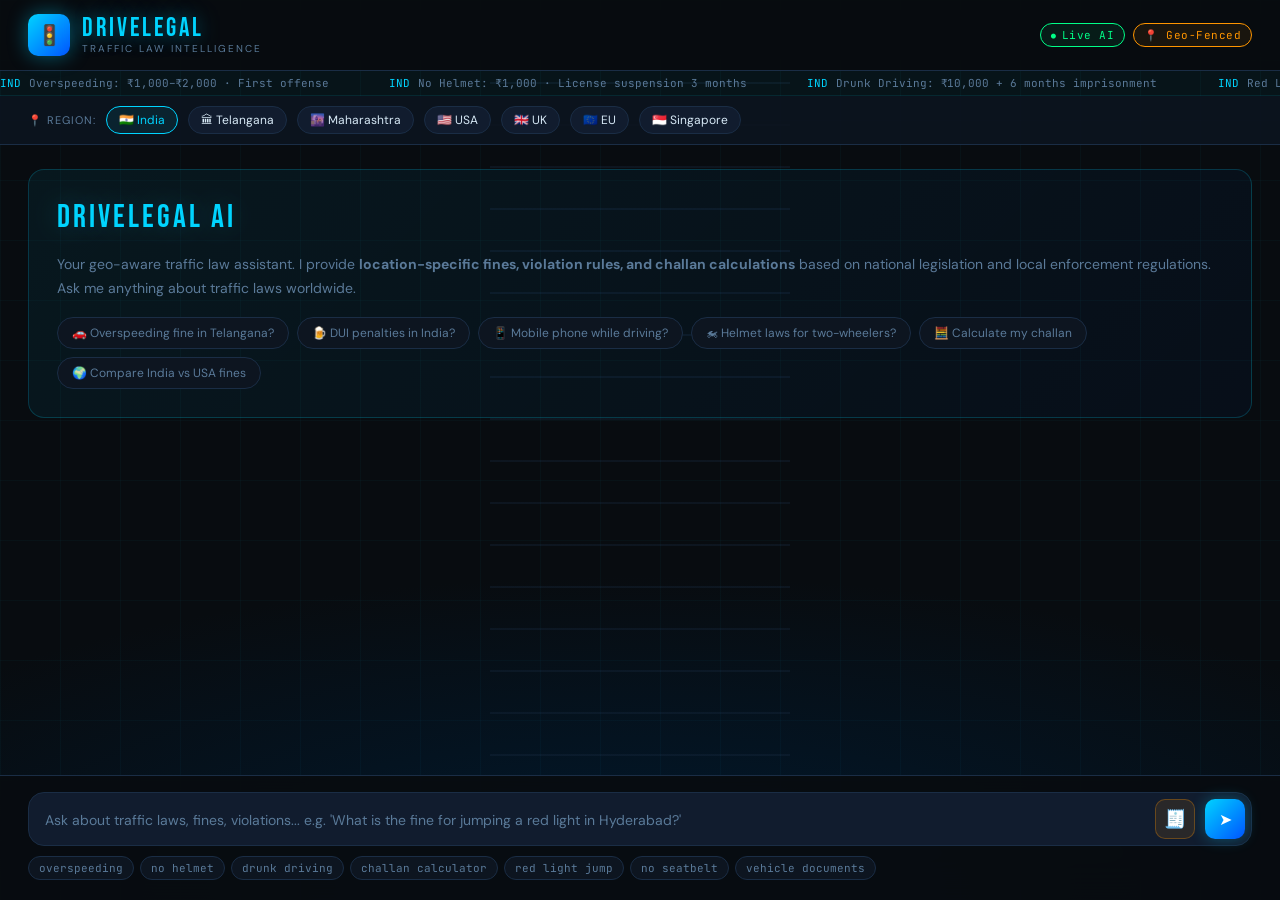
<file: drivelegal.html>
<!DOCTYPE html>
<html lang="en">
<head>
<meta charset="UTF-8">
<meta name="viewport" content="width=device-width, initial-scale=1.0">
<title>DriveLegal AI — Traffic Law Assistant</title>
<link href="https://fonts.googleapis.com/css2?family=Bebas+Neue&family=DM+Sans:wght@300;400;500;600&family=JetBrains+Mono:wght@400;600&display=swap" rel="stylesheet">
<style>
  :root {
    --bg: #080c10;
    --surface: #0d1520;
    --surface2: #111c2e;
    --border: #1a2d45;
    --neon: #00d4ff;
    --neon2: #ff9500;
    --neon3: #00ff88;
    --text: #d8eaf7;
    --muted: #5a7a99;
    --danger: #ff4444;
    --chat-user: #0f2a44;
    --chat-ai: #0a1e2e;
  }

  * { margin: 0; padding: 0; box-sizing: border-box; }

  body {
    font-family: 'DM Sans', sans-serif;
    background: var(--bg);
    color: var(--text);
    height: 100vh;
    overflow: hidden;
    display: flex;
    flex-direction: column;
  }

  /* ── ANIMATED ROAD BACKGROUND ── */
  .road-bg {
    position: fixed; inset: 0; z-index: 0; overflow: hidden;
    background: radial-gradient(ellipse 120% 60% at 50% 100%, #001a30 0%, #080c10 60%);
  }
  .road-bg::before {
    content: '';
    position: absolute; bottom: 0; left: 50%; transform: translateX(-50%);
    width: 300px; height: 100%;
    background: repeating-linear-gradient(to bottom, transparent 0px, transparent 40px, #1a2d45 40px, #1a2d45 42px);
    animation: roadScroll 1.5s linear infinite;
    opacity: 0.3;
  }
  @keyframes roadScroll {
    from { background-position: 0 0; }
    to   { background-position: 0 82px; }
  }

  .lane-line {
    position: absolute; bottom: 0; left: 50%; width: 4px;
    background: var(--neon2);
    transform-origin: bottom center;
    opacity: 0;
    animation: laneDash 2s ease-in infinite;
    box-shadow: 0 0 8px var(--neon2);
  }
  .lane-line:nth-child(1) { animation-delay: 0s; }
  .lane-line:nth-child(2) { animation-delay: 0.4s; }
  .lane-line:nth-child(3) { animation-delay: 0.8s; }
  .lane-line:nth-child(4) { animation-delay: 1.2s; }
  .lane-line:nth-child(5) { animation-delay: 1.6s; }

  @keyframes laneDash {
    0%   { height: 0; bottom: 0; opacity: 0; }
    20%  { opacity: 0.8; }
    80%  { opacity: 0.8; }
    100% { height: 60vh; bottom: 40vh; opacity: 0; }
  }

  /* grid overlay */
  .grid-overlay {
    position: fixed; inset: 0; z-index: 0; pointer-events: none;
    background-image:
      linear-gradient(rgba(0,212,255,0.03) 1px, transparent 1px),
      linear-gradient(90deg, rgba(0,212,255,0.03) 1px, transparent 1px);
    background-size: 60px 60px;
  }

  /* ── HEADER ── */
  header {
    position: relative; z-index: 10;
    display: flex; align-items: center; justify-content: space-between;
    padding: 14px 28px;
    background: rgba(8,12,16,0.85);
    backdrop-filter: blur(16px);
    border-bottom: 1px solid var(--border);
  }
  .logo {
    display: flex; align-items: center; gap: 12px;
  }
  .logo-icon {
    width: 42px; height: 42px;
    background: linear-gradient(135deg, var(--neon), #0055ff);
    border-radius: 10px;
    display: flex; align-items: center; justify-content: center;
    font-size: 20px;
    box-shadow: 0 0 20px rgba(0,212,255,0.4);
    animation: pulseGlow 3s ease-in-out infinite;
  }
  @keyframes pulseGlow {
    0%,100% { box-shadow: 0 0 20px rgba(0,212,255,0.4); }
    50%      { box-shadow: 0 0 35px rgba(0,212,255,0.7); }
  }
  .logo-text { display: flex; flex-direction: column; }
  .logo-name {
    font-family: 'Bebas Neue', sans-serif;
    font-size: 26px; letter-spacing: 3px;
    color: var(--neon);
    text-shadow: 0 0 20px rgba(0,212,255,0.5);
    line-height: 1;
  }
  .logo-sub {
    font-size: 10px; letter-spacing: 2px;
    color: var(--muted); text-transform: uppercase;
  }
  .header-badges { display: flex; gap: 8px; align-items: center; }
  .badge {
    padding: 4px 10px; border-radius: 20px; font-size: 11px;
    font-family: 'JetBrains Mono', monospace; letter-spacing: 0.5px;
    border: 1px solid;
  }
  .badge-live { border-color: var(--neon3); color: var(--neon3); background: rgba(0,255,136,0.07); }
  .badge-live::before { content: '● '; font-size: 8px; animation: blink 1.2s ease-in-out infinite; }
  @keyframes blink { 0%,100%{opacity:1} 50%{opacity:0.2} }
  .badge-geo { border-color: var(--neon2); color: var(--neon2); background: rgba(255,149,0,0.07); }

  /* ── LOCATION BAR ── */
  .location-bar {
    position: relative; z-index: 10;
    display: flex; align-items: center; gap: 10px;
    padding: 10px 28px;
    background: rgba(13,21,32,0.9);
    border-bottom: 1px solid var(--border);
    font-size: 13px;
    overflow-x: auto;
  }
  .loc-label { color: var(--muted); font-size: 11px; letter-spacing: 1px; text-transform: uppercase; }
  .loc-chip {
    display: flex; align-items: center; gap: 6px;
    padding: 5px 12px; border-radius: 20px;
    background: var(--surface2); border: 1px solid var(--border);
    cursor: pointer; transition: all 0.2s; white-space: nowrap; font-size: 12px;
  }
  .loc-chip:hover, .loc-chip.active {
    border-color: var(--neon); color: var(--neon);
    background: rgba(0,212,255,0.08);
  }
  .loc-divider { color: var(--border); }

  /* ── CHAT AREA ── */
  .chat-wrapper {
    position: relative; z-index: 10;
    flex: 1; overflow: hidden; display: flex; flex-direction: column;
  }
  .chat-messages {
    flex: 1; overflow-y: auto; padding: 24px 28px;
    display: flex; flex-direction: column; gap: 20px;
    scroll-behavior: smooth;
  }
  .chat-messages::-webkit-scrollbar { width: 4px; }
  .chat-messages::-webkit-scrollbar-track { background: transparent; }
  .chat-messages::-webkit-scrollbar-thumb { background: var(--border); border-radius: 2px; }

  /* welcome card */
  .welcome-card {
    background: linear-gradient(135deg, rgba(0,212,255,0.06), rgba(0,85,255,0.04));
    border: 1px solid rgba(0,212,255,0.2);
    border-radius: 16px; padding: 28px;
    display: flex; flex-direction: column; gap: 16px;
    animation: fadeSlideUp 0.6s ease forwards;
  }
  .welcome-title {
    font-family: 'Bebas Neue', sans-serif; font-size: 32px;
    letter-spacing: 3px; color: var(--neon);
    text-shadow: 0 0 30px rgba(0,212,255,0.3);
  }
  .welcome-desc { color: var(--muted); line-height: 1.7; font-size: 14px; }
  .quick-chips { display: flex; flex-wrap: wrap; gap: 8px; }
  .quick-chip {
    padding: 7px 14px; border-radius: 20px; font-size: 12px;
    border: 1px solid var(--border); color: var(--muted);
    cursor: pointer; transition: all 0.25s; background: var(--surface);
  }
  .quick-chip:hover {
    border-color: var(--neon); color: var(--neon);
    background: rgba(0,212,255,0.07); transform: translateY(-1px);
  }

  /* messages */
  .msg { display: flex; gap: 12px; animation: fadeSlideUp 0.4s ease forwards; max-width: 85%; }
  .msg.user { align-self: flex-end; flex-direction: row-reverse; }
  .msg.ai   { align-self: flex-start; }

  .msg-avatar {
    width: 34px; height: 34px; border-radius: 10px; flex-shrink: 0;
    display: flex; align-items: center; justify-content: center; font-size: 16px;
  }
  .msg.ai .msg-avatar {
    background: linear-gradient(135deg, var(--neon), #0055ff);
    box-shadow: 0 0 15px rgba(0,212,255,0.3);
  }
  .msg.user .msg-avatar {
    background: linear-gradient(135deg, var(--neon2), #ff4400);
    box-shadow: 0 0 15px rgba(255,149,0,0.3);
  }

  .msg-bubble {
    padding: 12px 16px; border-radius: 14px;
    font-size: 14px; line-height: 1.7; position: relative;
  }
  .msg.ai .msg-bubble {
    background: var(--chat-ai);
    border: 1px solid rgba(0,212,255,0.15);
    border-bottom-left-radius: 4px;
    color: var(--text);
  }
  .msg.user .msg-bubble {
    background: var(--chat-user);
    border: 1px solid rgba(255,149,0,0.15);
    border-bottom-right-radius: 4px;
    color: var(--text);
  }

  /* typing indicator */
  .typing-indicator {
    display: flex; align-items: center; gap: 5px; padding: 4px 2px;
  }
  .typing-dot {
    width: 6px; height: 6px; border-radius: 50%; background: var(--neon);
    animation: typingBounce 1.2s ease-in-out infinite;
  }
  .typing-dot:nth-child(2) { animation-delay: 0.2s; }
  .typing-dot:nth-child(3) { animation-delay: 0.4s; }
  @keyframes typingBounce {
    0%,60%,100% { transform: translateY(0); opacity: 0.4; }
    30% { transform: translateY(-8px); opacity: 1; }
  }

  /* challan card */
  .challan-card {
    background: rgba(255,149,0,0.05);
    border: 1px solid rgba(255,149,0,0.3);
    border-radius: 12px; padding: 16px; margin-top: 10px;
  }
  .challan-title {
    font-family: 'JetBrains Mono', monospace; font-size: 11px;
    letter-spacing: 2px; color: var(--neon2); text-transform: uppercase;
    margin-bottom: 10px;
  }
  .challan-row {
    display: flex; justify-content: space-between; align-items: center;
    padding: 6px 0; border-bottom: 1px solid rgba(255,149,0,0.1);
    font-size: 13px;
  }
  .challan-row:last-child { border-bottom: none; }
  .challan-key { color: var(--muted); }
  .challan-val { color: var(--neon2); font-family: 'JetBrains Mono', monospace; font-weight: 600; }
  .challan-total {
    margin-top: 10px; padding: 10px 14px; border-radius: 8px;
    background: rgba(255,149,0,0.1);
    display: flex; justify-content: space-between;
    font-weight: 600;
  }
  .challan-total-amt { color: var(--neon2); font-size: 18px; font-family: 'JetBrains Mono', monospace; }

  @keyframes fadeSlideUp {
    from { opacity: 0; transform: translateY(16px); }
    to   { opacity: 1; transform: translateY(0); }
  }

  /* ── INPUT AREA ── */
  .input-area {
    position: relative; z-index: 10;
    padding: 16px 28px 20px;
    background: rgba(8,12,16,0.95);
    backdrop-filter: blur(20px);
    border-top: 1px solid var(--border);
  }
  .input-row {
    display: flex; align-items: flex-end; gap: 10px;
    background: var(--surface2);
    border: 1px solid var(--border);
    border-radius: 16px; padding: 6px 6px 6px 16px;
    transition: border-color 0.2s;
  }
  .input-row:focus-within {
    border-color: rgba(0,212,255,0.5);
    box-shadow: 0 0 0 3px rgba(0,212,255,0.08);
  }
  #userInput {
    flex: 1; background: none; border: none; outline: none;
    color: var(--text); font-family: 'DM Sans', sans-serif;
    font-size: 14px; resize: none; max-height: 120px;
    padding: 8px 0; line-height: 1.5;
  }
  #userInput::placeholder { color: var(--muted); }

  .send-btn {
    width: 40px; height: 40px; border-radius: 10px; border: none;
    background: linear-gradient(135deg, var(--neon), #0055ff);
    color: #fff; cursor: pointer; display: flex; align-items: center;
    justify-content: center; font-size: 16px; flex-shrink: 0;
    transition: all 0.2s; box-shadow: 0 0 15px rgba(0,212,255,0.3);
  }
  .send-btn:hover { transform: scale(1.05); box-shadow: 0 0 25px rgba(0,212,255,0.5); }
  .send-btn:active { transform: scale(0.95); }
  .send-btn:disabled { opacity: 0.5; cursor: not-allowed; transform: none; }

  .input-hints {
    display: flex; gap: 6px; margin-top: 10px; flex-wrap: wrap;
  }
  .hint-tag {
    padding: 4px 10px; border-radius: 12px; font-size: 11px;
    background: var(--surface); border: 1px solid var(--border);
    color: var(--muted); cursor: pointer; transition: all 0.2s;
    font-family: 'JetBrains Mono', monospace;
  }
  .hint-tag:hover { border-color: var(--neon); color: var(--neon); background: rgba(0,212,255,0.05); }

  /* ── CHALLAN SIDEBAR TOGGLE ── */
  .calc-btn {
    width: 40px; height: 40px; border-radius: 10px; border: none;
    background: rgba(255,149,0,0.1); border: 1px solid rgba(255,149,0,0.3);
    color: var(--neon2); cursor: pointer; display: flex; align-items: center;
    justify-content: center; font-size: 18px; flex-shrink: 0;
    transition: all 0.2s;
  }
  .calc-btn:hover { background: rgba(255,149,0,0.2); box-shadow: 0 0 15px rgba(255,149,0,0.3); }

  /* Scrolling ticker */
  .ticker {
    background: rgba(0,212,255,0.04);
    border-bottom: 1px solid rgba(0,212,255,0.1);
    padding: 5px 0; overflow: hidden;
    position: relative; z-index: 10;
  }
  .ticker-inner {
    display: flex; gap: 60px; white-space: nowrap;
    animation: tickerScroll 30s linear infinite;
    font-size: 11px; font-family: 'JetBrains Mono', monospace;
    color: var(--muted);
  }
  .ticker-item span { color: var(--neon); margin-right: 8px; }
  @keyframes tickerScroll {
    from { transform: translateX(0); }
    to   { transform: translateX(-50%); }
  }

  /* markdown-ish rendering */
  .msg-bubble strong { color: var(--neon); font-weight: 600; }
  .msg-bubble em { color: var(--neon2); font-style: normal; font-weight: 500; }
  .msg-bubble ul { padding-left: 16px; margin: 6px 0; }
  .msg-bubble li { margin: 3px 0; }
  .msg-bubble .law-tag {
    display: inline-block; padding: 2px 8px; border-radius: 4px;
    background: rgba(0,212,255,0.1); border: 1px solid rgba(0,212,255,0.2);
    font-family: 'JetBrains Mono', monospace; font-size: 11px; color: var(--neon);
    margin: 2px;
  }

  /* offline badge */
  #offlineBadge {
    display: none; position: fixed; top: 70px; right: 16px; z-index: 100;
    padding: 8px 14px; border-radius: 8px;
    background: rgba(255,68,68,0.15); border: 1px solid var(--danger);
    color: var(--danger); font-size: 12px; font-family: 'JetBrains Mono', monospace;
  }

  /* responsive */
  @media (max-width: 600px) {
    header { padding: 10px 16px; }
    .chat-messages { padding: 16px; }
    .input-area { padding: 12px 16px 16px; }
    .location-bar { padding: 8px 16px; }
  }
</style>
</head>
<body>

<div class="road-bg">
  <div class="lane-line"></div>
  <div class="lane-line"></div>
  <div class="lane-line"></div>
  <div class="lane-line"></div>
  <div class="lane-line"></div>
</div>
<div class="grid-overlay"></div>

<div id="offlineBadge">⚠ OFFLINE MODE</div>

<!-- HEADER -->
<header>
  <div class="logo">
    <div class="logo-icon">🚦</div>
    <div class="logo-text">
      <div class="logo-name">DriveLegal</div>
      <div class="logo-sub">Traffic Law Intelligence</div>
    </div>
  </div>
  <div class="header-badges">
    <div class="badge badge-live">Live AI</div>
    <div class="badge badge-geo">📍 Geo-Fenced</div>
  </div>
</header>

<!-- TICKER -->
<div class="ticker">
  <div class="ticker-inner" id="tickerInner">
    <div class="ticker-item"><span>IND</span>Overspeeding: ₹1,000–₹2,000 · First offense</div>
    <div class="ticker-item"><span>IND</span>No Helmet: ₹1,000 · License suspension 3 months</div>
    <div class="ticker-item"><span>IND</span>Drunk Driving: ₹10,000 + 6 months imprisonment</div>
    <div class="ticker-item"><span>IND</span>Red Light Jump: ₹1,000–₹5,000</div>
    <div class="ticker-item"><span>IND</span>No Seatbelt: ₹1,000 · Motor Vehicles Act 1988</div>
    <div class="ticker-item"><span>IND</span>Triple Riding: ₹2,000 · Two-wheeler violation</div>
    <div class="ticker-item"><span>IND</span>Using Mobile While Driving: ₹5,000</div>
    <!-- duplicate for seamless scroll -->
    <div class="ticker-item"><span>IND</span>Overspeeding: ₹1,000–₹2,000 · First offense</div>
    <div class="ticker-item"><span>IND</span>No Helmet: ₹1,000 · License suspension 3 months</div>
    <div class="ticker-item"><span>IND</span>Drunk Driving: ₹10,000 + 6 months imprisonment</div>
    <div class="ticker-item"><span>IND</span>Red Light Jump: ₹1,000–₹5,000</div>
    <div class="ticker-item"><span>IND</span>No Seatbelt: ₹1,000 · Motor Vehicles Act 1988</div>
    <div class="ticker-item"><span>IND</span>Triple Riding: ₹2,000 · Two-wheeler violation</div>
    <div class="ticker-item"><span>IND</span>Using Mobile While Driving: ₹5,000</div>
  </div>
</div>

<!-- LOCATION BAR -->
<div class="location-bar">
  <span class="loc-label">📍 Region:</span>
  <div class="loc-chip active" onclick="selectRegion(this,'India')" data-region="India">🇮🇳 India</div>
  <div class="loc-chip" onclick="selectRegion(this,'Telangana')" data-region="Telangana, India">🏛 Telangana</div>
  <div class="loc-chip" onclick="selectRegion(this,'Maharashtra')" data-region="Maharashtra, India">🌆 Maharashtra</div>
  <div class="loc-chip" onclick="selectRegion(this,'USA')" data-region="United States">🇺🇸 USA</div>
  <div class="loc-chip" onclick="selectRegion(this,'UK')" data-region="United Kingdom">🇬🇧 UK</div>
  <div class="loc-chip" onclick="selectRegion(this,'EU')" data-region="European Union">🇪🇺 EU</div>
  <div class="loc-chip" onclick="selectRegion(this,'Singapore')" data-region="Singapore">🇸🇬 Singapore</div>
</div>

<!-- CHAT -->
<div class="chat-wrapper">
  <div class="chat-messages" id="chatMessages">
    <div class="welcome-card">
      <div class="welcome-title">DRIVELEGAL AI</div>
      <div class="welcome-desc">
        Your geo-aware traffic law assistant. I provide <strong>location-specific fines, violation rules, and challan calculations</strong>
        based on national legislation and local enforcement regulations. Ask me anything about traffic laws worldwide.
      </div>
      <div class="quick-chips">
        <div class="quick-chip" onclick="sendQuick(this)">🚗 Overspeeding fine in Telangana?</div>
        <div class="quick-chip" onclick="sendQuick(this)">🍺 DUI penalties in India?</div>
        <div class="quick-chip" onclick="sendQuick(this)">📱 Mobile phone while driving?</div>
        <div class="quick-chip" onclick="sendQuick(this)">🏍 Helmet laws for two-wheelers?</div>
        <div class="quick-chip" onclick="sendQuick(this)">🧮 Calculate my challan</div>
        <div class="quick-chip" onclick="sendQuick(this)">🌍 Compare India vs USA fines</div>
      </div>
    </div>
  </div>

  <!-- INPUT -->
  <div class="input-area">
    <div class="input-row">
      <textarea id="userInput" rows="1" placeholder="Ask about traffic laws, fines, violations... e.g. 'What is the fine for jumping a red light in Hyderabad?'"
        onkeydown="handleKey(event)" oninput="autoResize(this)"></textarea>
      <button class="calc-btn" onclick="triggerChallan()" title="Challan Calculator">🧾</button>
      <button class="send-btn" id="sendBtn" onclick="sendMessage()">➤</button>
    </div>
    <div class="input-hints">
      <span class="hint-tag" onclick="insertHint(this)">overspeeding</span>
      <span class="hint-tag" onclick="insertHint(this)">no helmet</span>
      <span class="hint-tag" onclick="insertHint(this)">drunk driving</span>
      <span class="hint-tag" onclick="insertHint(this)">challan calculator</span>
      <span class="hint-tag" onclick="insertHint(this)">red light jump</span>
      <span class="hint-tag" onclick="insertHint(this)">no seatbelt</span>
      <span class="hint-tag" onclick="insertHint(this)">vehicle documents</span>
    </div>
  </div>
</div>

<script>
const OPENROUTER_KEY = "";
const OPENROUTER_URL = "https://openrouter.ai/api/v1/chat/completions";
const MODEL = "meta-llama/llama-3.3-70b-instruct";

let selectedRegion = "India";
let conversationHistory = [];
let isLoading = false;

const SYSTEM_PROMPT = `You are DriveLegal AI — a precise, authoritative traffic law assistant. You have deep knowledge of:
- Indian traffic laws (Motor Vehicles Act 1988 & 2019 Amendment), Telangana/Maharashtra/state-specific rules
- US traffic laws (federal & state-level)
- UK Highway Code & DVLA regulations
- EU road regulations
- Singapore Land Transport Authority rules
- Global traffic laws & enforcement standards

Your capabilities:
1. **Geo-Fenced Fine Lookup**: Provide exact fine amounts for specific violations in a given region/state/city
2. **Challan Calculator**: When asked to calculate challan, list each violation with fine amount and compute total. Format as:
   CHALLAN_CARD|Violation 1: ₹amount|Violation 2: ₹amount|TOTAL: ₹total
3. **Legal citations**: Reference exact law sections when possible
4. **Offline-ready knowledge**: You have comprehensive offline knowledge of major traffic laws

Format rules:
- Bold key terms with **term**
- Use *italics* for fine amounts / monetary values
- Use bullet points for lists
- When referencing laws, use [Section X.Y] notation
- Be concise but complete
- Always mention if laws vary by state/region
- For India, always mention if Telangana/state has different rules than national average
- Always end serious violations (DUI, reckless driving) with a safety reminder`;

function selectRegion(el, region) {
  document.querySelectorAll('.loc-chip').forEach(c => c.classList.remove('active'));
  el.classList.add('active');
  selectedRegion = region;
}

function autoResize(el) {
  el.style.height = 'auto';
  el.style.height = Math.min(el.scrollHeight, 120) + 'px';
}

function handleKey(e) {
  if (e.key === 'Enter' && !e.shiftKey) {
    e.preventDefault();
    sendMessage();
  }
}

function sendQuick(el) { insertAndSend(el.textContent.replace(/^[^\s]+\s/, '')); }
function insertHint(el) {
  const inp = document.getElementById('userInput');
  inp.value += (inp.value ? ' ' : '') + el.textContent;
  inp.focus(); autoResize(inp);
}
function insertAndSend(text) {
  document.getElementById('userInput').value = text;
  sendMessage();
}

function triggerChallan() {
  document.getElementById('userInput').value = `Calculate my challan for: `;
  document.getElementById('userInput').focus();
}

function addMessage(role, content, rawHtml = false) {
  const container = document.getElementById('chatMessages');
  const msg = document.createElement('div');
  msg.className = `msg ${role}`;
  const avatar = document.createElement('div');
  avatar.className = 'msg-avatar';
  avatar.textContent = role === 'ai' ? '🚦' : '👤';
  const bubble = document.createElement('div');
  bubble.className = 'msg-bubble';
  if (rawHtml) bubble.innerHTML = content;
  else bubble.innerHTML = formatMessage(content);
  msg.appendChild(avatar);
  msg.appendChild(bubble);
  container.appendChild(msg);
  container.scrollTop = container.scrollHeight;
  return bubble;
}

function formatMessage(text) {
  // Parse challan card
  if (text.includes('CHALLAN_CARD|')) {
    const parts = text.replace('CHALLAN_CARD|', '').split('|');
    const items = parts.filter(p => !p.startsWith('TOTAL:'));
    const total = parts.find(p => p.startsWith('TOTAL:')) || '';
    const totalAmt = total.replace('TOTAL:', '').trim();
    let html = '<div class="challan-card"><div class="challan-title">🧾 Challan Breakdown</div>';
    items.forEach(item => {
      const [key, val] = item.split(':');
      if (key && val) html += `<div class="challan-row"><span class="challan-key">${key.trim()}</span><span class="challan-val">${val.trim()}</span></div>`;
    });
    html += `<div class="challan-total"><span>Total Challan</span><span class="challan-total-amt">${totalAmt}</span></div></div>`;
    // Also add any text before/after
    return html;
  }

  return text
    .replace(/\*\*(.+?)\*\*/g, '<strong>$1</strong>')
    .replace(/\*(.+?)\*/g, '<em>$1</em>')
    .replace(/\[(.+?)\]/g, '<span class="law-tag">$1</span>')
    .replace(/^• (.+)/gm, '<li>$1</li>')
    .replace(/^- (.+)/gm, '<li>$1</li>')
    .replace(/(<li>.*<\/li>)/gs, '<ul>$1</ul>')
    .replace(/\n\n/g, '<br><br>')
    .replace(/\n/g, '<br>');
}

function showTyping() {
  const container = document.getElementById('chatMessages');
  const msg = document.createElement('div');
  msg.className = 'msg ai'; msg.id = 'typingMsg';
  const avatar = document.createElement('div');
  avatar.className = 'msg-avatar'; avatar.textContent = '🚦';
  const bubble = document.createElement('div');
  bubble.className = 'msg-bubble';
  bubble.innerHTML = `<div class="typing-indicator"><div class="typing-dot"></div><div class="typing-dot"></div><div class="typing-dot"></div></div>`;
  msg.appendChild(avatar); msg.appendChild(bubble);
  container.appendChild(msg);
  container.scrollTop = container.scrollHeight;
}
function removeTyping() {
  const el = document.getElementById('typingMsg');
  if (el) el.remove();
}

async function sendMessage() {
  const input = document.getElementById('userInput');
  const text = input.value.trim();
  if (!text || isLoading) return;

  isLoading = true;
  input.value = ''; input.style.height = 'auto';
  document.getElementById('sendBtn').disabled = true;

  addMessage('user', text);
  conversationHistory.push({ role: 'user', content: text });

  // Add region context to last message
  const messages = [
    { role: 'system', content: SYSTEM_PROMPT + `\n\nCurrent user region: **${selectedRegion}**. Prioritize laws and fines for this region.` },
    ...conversationHistory
  ];

  showTyping();

  try {
    const res = await fetch(OPENROUTER_URL, {
      method: 'POST',
      headers: {
        'Authorization': `Bearer ${OPENROUTER_KEY}`,
        'Content-Type': 'application/json',
        'HTTP-Referer': 'https://drivelegal.app',
        'X-Title': 'DriveLegal AI'
      },
      body: JSON.stringify({
        model: MODEL,
        messages,
        max_tokens: 800,
        temperature: 0.4,
        stream: false
      })
    });

    if (!res.ok) throw new Error(`API error: ${res.status}`);
    const data = await res.json();
    const reply = data.choices?.[0]?.message?.content || "I'm unable to process that request right now.";

    removeTyping();
    conversationHistory.push({ role: 'assistant', content: reply });
    addMessage('ai', reply);

  } catch (err) {
    removeTyping();
    // Offline fallback
    document.getElementById('offlineBadge').style.display = 'block';
    setTimeout(() => document.getElementById('offlineBadge').style.display = 'none', 4000);
    const fallback = getOfflineFallback(text);
    conversationHistory.push({ role: 'assistant', content: fallback });
    addMessage('ai', fallback);
  }

  isLoading = false;
  document.getElementById('sendBtn').disabled = false;
}

// Basic offline fallback knowledge base
function getOfflineFallback(query) {
  const q = query.toLowerCase();
  if (q.includes('helmet')) return "**No Helmet Violation (India):**\n\nUnder [Section 129 MV Act], wearing a helmet is mandatory for two-wheeler riders.\n\n- Fine: *₹1,000* (first offense)\n- License suspension: 3 months\n- Applies to: Rider + pillion\n\n*Note: Telangana enforces strictly in Hyderabad metro areas.*";
  if (q.includes('speed') || q.includes('overspeeding')) return "**Overspeeding Fines (India 2019):**\n\n- Light Motor Vehicle: *₹1,000–₹2,000*\n- Medium Passenger Vehicle: *₹2,000–₹4,000*\n- Juvenile offense: *₹25,000* + guardian liable\n\n[Section 112 MV Act 1988], amended 2019. State highways may vary.";
  if (q.includes('drunk') || q.includes('dui') || q.includes('alcohol')) return "**Drunk Driving (India):**\n\n- First offense: *₹10,000* or 6 months imprisonment\n- Second offense within 3 years: *₹15,000* + 2 years imprisonment\n- BAC limit: 30mg per 100ml blood [Section 185 MV Act]\n\n⚠ Never drink and drive. It endangers lives.";
  if (q.includes('seatbelt')) return "**Seatbelt Violation (India):**\n\n- Fine: *₹1,000* [Section 194B MV Act]\n- Applies to driver + all passengers\n- Children must use appropriate restraints\n\n*Maharashtra & Delhi enforce this strictly.*";
  if (q.includes('red light') || q.includes('signal')) return "**Traffic Signal Jump (India):**\n\n- Fine: *₹1,000–₹5,000* [Section 177 MV Act]\n- Repeat offense: *₹5,000*\n- May lead to license suspension\n\n*Many cities use automated cameras for enforcement.*";
  if (q.includes('mobile') || q.includes('phone')) return "**Mobile Phone While Driving (India):**\n\n- Fine: *₹5,000* [Section 184 MV Act 2019]\n- Hands-free is permitted but discouraged\n- Includes handheld GPS devices\n\n*Hyderabad Traffic Police runs frequent mobile phone drives.*";
  return "**DriveLegal Offline Mode**\n\nI'm currently in offline mode. Basic traffic law information is available. For detailed queries, please check your internet connection.\n\nCommon Indian fines: Overspeeding ₹1,000+, No Helmet ₹1,000, Drunk Driving ₹10,000, No Seatbelt ₹1,000, Red Light Jump ₹1,000-5,000.";
}
</script>
</body>
</html>
</file>
